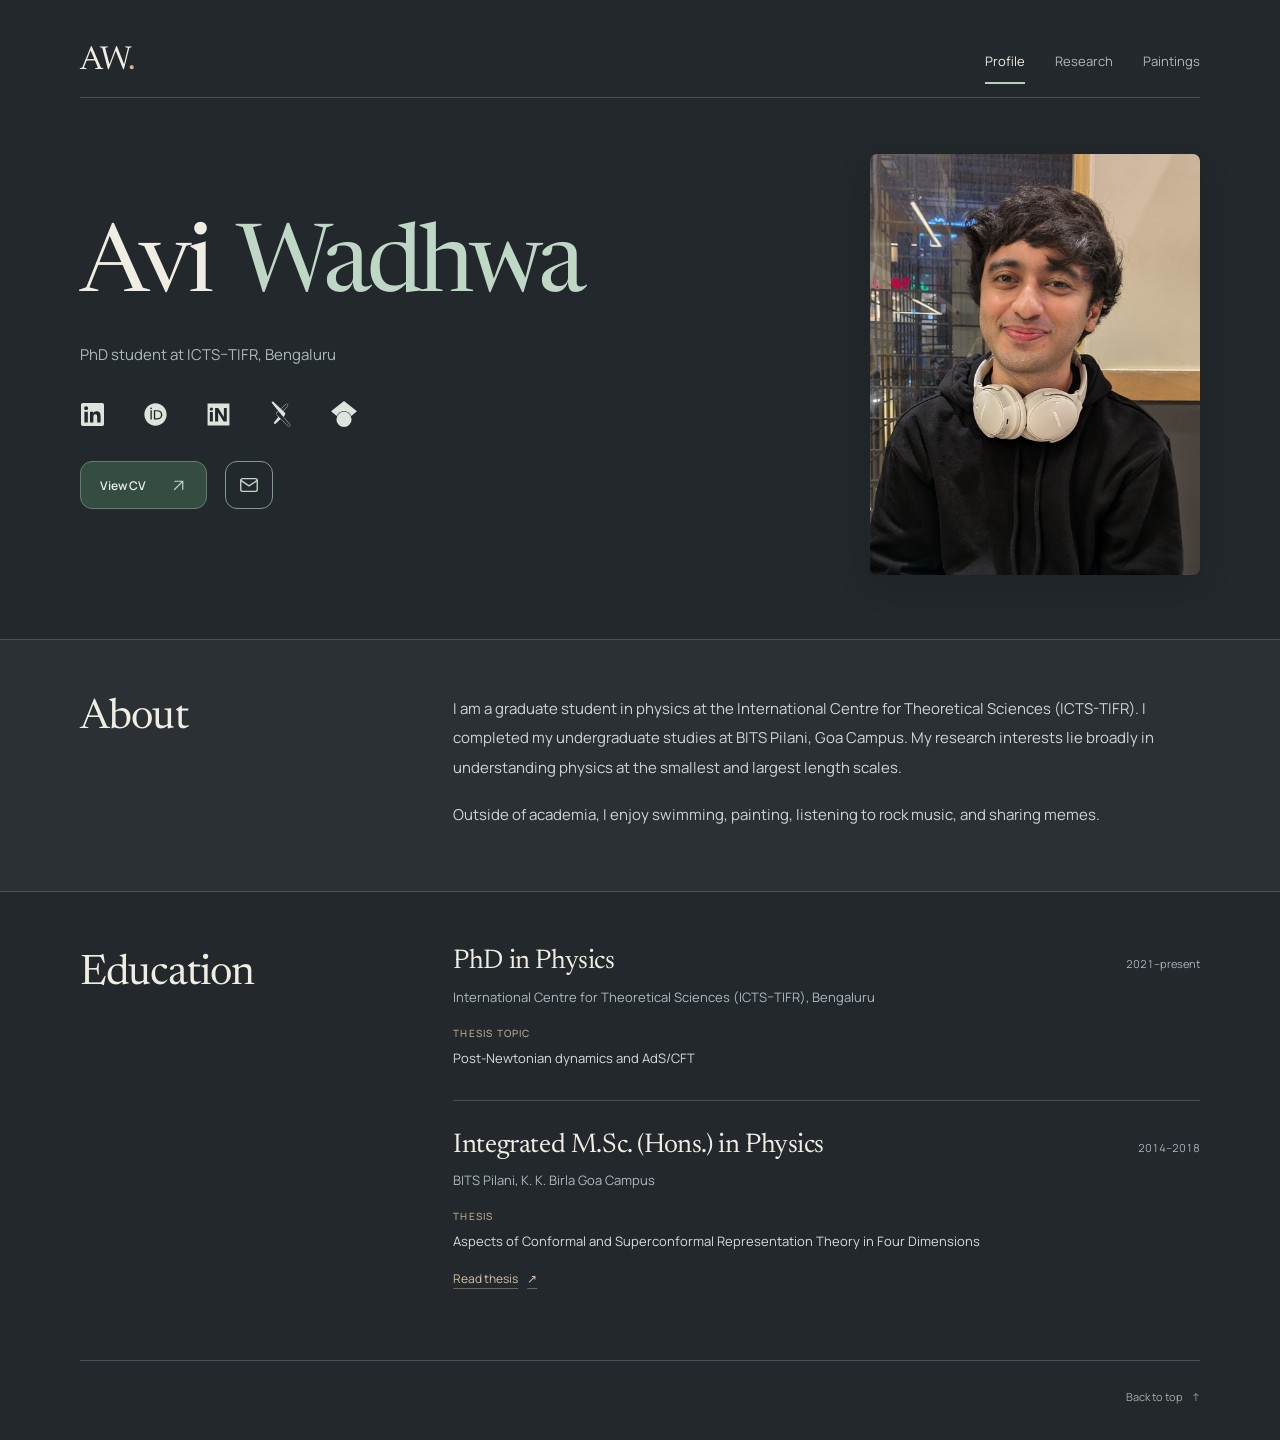
<file: index.html>
<!doctype html>
<html lang="en">
<head>
  <meta charset="utf-8">
  <meta name="viewport" content="width=device-width, initial-scale=1">
  <meta name="color-scheme" content="dark">
  <meta name="theme-color" content="#22282B">
  <title>Avi Wadhwa</title>
  <meta name="description" content="Avi Wadhwa — PhD student at ICTS–TIFR, Bengaluru. Academic profiles, research, and paintings.">
  <meta property="og:title" content="Avi Wadhwa">
  <meta property="og:description" content="Avi Wadhwa — PhD student at ICTS–TIFR, Bengaluru. Academic profiles, research, and paintings.">
  <meta property="og:type" content="website">
  <meta property="og:image" content="https://aviwadhwa.github.io/avi-wadhwa.jpg">
  <link rel="icon" href="favicon.svg" type="image/svg+xml">
  <link rel="stylesheet" href="site.css?v=smooth-gallery-14">
  <script src="navigation.js?v=smooth-gallery-14"></script>
  <script src="site.js?v=smooth-gallery-14" defer></script>
</head>
<body class="page-profile">
  <a class="skip-link" href="#main">Skip to content</a>
  <header class="site-header">
    <div class="container header-inner">
      <a data-page-transition class="wordmark" href="index.html" aria-label="Avi Wadhwa — profile"><span aria-hidden="true">AW<span class="wordmark-dot">.</span></span></a>
      <nav aria-label="Main navigation"><a data-page-transition href="index.html" aria-current="page">Profile</a><a data-page-transition href="research.html">Research</a><a data-page-transition href="paintings.html">Paintings</a></nav>
    </div>
  </header>
  <main id="main" tabindex="-1">

    <div class="profile-hero-band">
    <section class="profile-hero container" aria-labelledby="name">
      <div class="profile-intro">
        <h1 id="name">Avi <span>Wadhwa</span></h1>
        <p class="profile-role">PhD student at ICTS–TIFR, Bengaluru</p>
        <div class="profile-links" role="group" aria-label="Academic and professional profiles"><a class="brand-linkedin" title="LinkedIn" href="https://www.linkedin.com/in/avii-wadhwa" target="_blank" rel="noopener noreferrer" aria-label="LinkedIn profile (opens in a new tab)"><svg class="profile-logo" viewBox="0 0 24 24" fill="currentColor" aria-hidden="true" focusable="false"><path d="M20.447 20.452h-3.554v-5.569c0-1.328-.027-3.037-1.852-3.037-1.853 0-2.136 1.445-2.136 2.939v5.667H9.351V9h3.414v1.561h.046c.477-.9 1.637-1.85 3.37-1.85 3.601 0 4.267 2.37 4.267 5.455v6.286zM5.337 7.433c-1.144 0-2.063-.926-2.063-2.065 0-1.138.92-2.063 2.063-2.063 1.14 0 2.064.925 2.064 2.063 0 1.139-.925 2.065-2.064 2.065zm1.782 13.019H3.555V9h3.564v11.452zM22.225 0H1.771C.792 0 0 .774 0 1.729v20.542C0 23.227.792 24 1.771 24h20.451C23.2 24 24 23.227 24 22.271V1.729C24 .774 23.2 0 22.222 0h.003z"></path></svg></a>
<a class="brand-orcid" title="ORCID" href="https://orcid.org/0000-0002-6724-0872" target="_blank" rel="noopener noreferrer" aria-label="ORCID profile (opens in a new tab)"><svg class="profile-logo" viewBox="0 0 512 512" fill="currentColor" aria-hidden="true" focusable="false"><g><path d="m 336.6206,194.53756 c -7.12991,-3.32734 -13.8671,-5.55949 -20.25334,-6.61343 -6.36534,-1.09517 -16.57451,-1.61223 -30.71059,-1.61223 h -36.70409 v 152.74712 h 37.63425 c 14.6735,0 26.08126,-1.01267 34.22385,-3.01709 8.14259,-2.00442 14.92159,-4.52592 20.35674,-7.62608 5.43519,-3.07925 10.416,-6.8615 14.94192,-11.38742 14.4876,-14.71475 21.74129,-33.27334 21.74129,-55.7176 0,-22.05151 -7.44016,-40.05177 -22.34085,-53.98159 -5.49732,-5.16674 -11.82143,-9.44459 -18.88918,-12.79281 z M 255.99999,8.0000031 C 119.02153,8.0000031 8.0000034,119.04185 8.0000034,255.99998 8.0000034,392.95812 119.02153,504 255.99999,504 392.97849,504 504,392.95812 504,255.99998 504,119.04185 392.97849,8.0000031 255.99999,8.0000031 Z M 173.66372,365.51268 H 144.27546 V 160.1481 h 29.38826 z M 158.94954,138.69619 c -11.13935,0 -20.21208,-9.01056 -20.21208,-20.21208 0,-11.11841 9.05183,-20.191181 20.21208,-20.191181 11.18058,0 20.23244,9.051831 20.23244,20.191181 -0.0219,11.22184 -9.05186,20.21208 -20.23244,20.21208 z m 241.3866,163.59715 c -5.29051,12.54475 -12.83407,23.58066 -22.65053,33.08742 -9.98203,9.83734 -21.59659,17.19443 -34.84378,22.19616 -7.74983,3.01709 -14.83852,5.06335 -21.30725,6.11726 -6.4891,1.01267 -18.82759,1.50883 -37.07593,1.50883 H 219.5033 V 160.1481 h 69.23318 c 27.96195,0 50.03378,4.1541 66.31951,12.54476 16.26485,8.36977 29.18144,20.72859 38.79164,36.97254 9.61013,16.26483 14.4254,34.01757 14.4254,53.19607 0.0227,13.76426 -2.66619,26.90802 -7.93576,39.43187 z"></path></g></svg></a>
<a class="brand-inspire" title="INSPIRE" href="https://inspirehep.net/authors/2966542?ui-citation-summary=true&amp;ui-exclude-self-citations=true" target="_blank" rel="noopener noreferrer" aria-label="INSPIRE profile (opens in a new tab)"><svg class="profile-logo" viewBox="0 0 512 512" fill="currentColor" aria-hidden="true" focusable="false"><g><path d="M 32,32 V 480 H 480 V 32 Z m 77.67338,79.67785 a 34.076063,34.076063 0 0 1 34.07606,34.07606 34.076063,34.076063 0 0 1 -34.07606,34.07607 34.076063,34.076063 0 0 1 -34.07606,-34.07607 34.076063,34.076063 0 0 1 34.07606,-34.07606 z m 76.17002,9.02014 64.17254,0.16051 116.23015,187.25783 V 120.69799 h 59.13199 V 401.32438 H 360.23266 L 247.9821,215.91051 V 401.32438 H 185.8434 Z M 78.60403,203.88367 h 62.1387 v 197.44071 h -62.1387 z"></path></g></svg></a>
<a class="brand-arxiv" title="arXiv" href="https://arxiv.org/a/wadhwa_a_1.html" target="_blank" rel="noopener noreferrer" aria-label="arXiv profile (opens in a new tab)"><svg class="profile-logo" viewBox="0 0 448 512" fill="currentColor" aria-hidden="true" focusable="false"><g><g transform="matrix(1.5499998,0,0,-1.5499998,-123.19936,553.59966)"><path fill="currentColor" d="m 119.65,351.996 c -5.84961,0.13477 -11.1943,-3.29883 -13.502,-8.67578 -2.19629,-5.27051 -0.61914,-8.9668 4.19727,-15.8652 7.05469,-10.3799 78.8242,-96.5625 78.8242,-96.5625 l -15.8828,-14.8633 c -13.3809,-13.3779 -13.9561,-31.333 -1.50977,-43.7754 l 18.4922,-17.6133 -51.5977,-63.377 c -4.00586,-4.26758 -6.48535,-11.7559 -4.24805,-17.1309 2.27832,-5.53613 7.69727,-9.12891 13.6836,-9.07031 3.83398,0.0957 7.43262,1.87402 9.83789,4.86133 l 61.3691,57.0566 94.5762,-90.0703 c 3.19434,-3.08398 7.44336,-4.83984 11.8828,-4.91016 1.60449,0.0039 3.19824,0.245117 4.73242,0.714844 5.7793,1.80566 10.249,6.41797 11.8711,12.252 1.2998,5.47363 -0.27637,11.2334 -4.18164,15.2832 l -83.0859,100.011996 14.8789,13.834 c 11.0957,10.0029 11.1543,27.3906 0.12695,37.4688 l -16.2949,15.6309 56.2559,66.4434 0.0742,0.0859 0.0664,0.0899 c 5.02734,6.53125 7.43164,11.5615 4.83984,17.9395 -3.13379,5.96875 -8.69727,10.29 -15.2559,11.8516 -0.67676,0.0908 -1.35938,0.13574 -2.04297,0.13671 l -0.004,-0.0117 c -4.42871,-0.27051 -8.61035,-2.13086 -11.7754,-5.24023 l -0.13086,-0.10743 -0.12304,-0.11132 -65.207,-59.127 -89.8965,86.2402 c 0,0 -5.33398,6.47754 -10.9707,6.61133 z m 178.104,-33.041 c 0.47852,-0.002 0.95703,-0.0332 1.43164,-0.0957 4.84277,-1.33301 8.95605,-4.54004 11.4316,-8.91016 1.44922,-3.5625 1.00293,-6.45703 -4.19727,-13.2148 l -56.0586,-66.2188 -26.375,25.3027 64.9551,58.9062 c 2.33887,2.41504 5.46484,3.91113 8.8125,4.2168 v 0.0137 z M 192.436,227.402 334.446,57.244 c 2.78711,-3.48926 4.5293,-6.97949 3.3418,-10.9121 -1.16113,-4.30273 -4.43457,-7.71777 -8.68555,-9.05664 -1.08105,-0.333984 -2.20508,-0.503906 -3.33594,-0.505859 -3.20801,0.07617 -6.26953,1.35645 -8.57617,3.58789 l -142.033,135.284999 c -11.1719,11.1719 -9.48242,26.0195 1.39258,36.8945 z"></path></g></g></svg></a>
<a class="brand-scholar" title="Google Scholar" href="https://scholar.google.com/citations?hl=en&amp;user=_TTTbAEAAAAJ" target="_blank" rel="noopener noreferrer" aria-label="Google Scholar profile (opens in a new tab)"><svg class="profile-logo" viewBox="0 0 24 24" fill="currentColor" aria-hidden="true" focusable="false"><path d="M5.242 13.769L0 9.5 12 0l12 9.5-5.242 4.269C17.548 11.249 14.978 9.5 12 9.5c-2.977 0-5.548 1.748-6.758 4.269zM12 10a7 7 0 1 0 0 14 7 7 0 0 0 0-14z"></path></svg></a></div>
        <div class="profile-actions">
          <a class="cv-link" href="cv.pdf" target="_blank" rel="noopener noreferrer">View CV <svg class="arrow-icon" viewBox="0 0 20 20" fill="none" stroke="currentColor" stroke-width="1.4" aria-hidden="true"><path d="M5 15 15 5M5 5h10v10"/></svg><span class="visually-hidden"> (opens in a new tab)</span></a>
          <div class="email-slot"><details class="email-menu" id="email-menu">
            <summary title="Email"><svg viewBox="0 0 24 24" fill="none" stroke="currentColor" stroke-width="1.5" stroke-linecap="round" stroke-linejoin="round" aria-hidden="true"><rect x="3" y="5" width="18" height="14" rx="2"/><path d="m3 7 9 6 9-6"/></svg><span class="visually-hidden">Choose an email address</span></summary>
            <div class="email-options">
              <a href="mailto:avi.wadhwa@outlook.com" title="avi.wadhwa@outlook.com" aria-label="Work email: avi.wadhwa@outlook.com">Work <svg class="arrow-icon" viewBox="0 0 20 20" fill="none" stroke="currentColor" stroke-width="1.4" aria-hidden="true"><path d="M5 15 15 5M5 5h10v10"/></svg></a>
              <a href="mailto:avi.wadhwa@icts.res.in" title="avi.wadhwa@icts.res.in" aria-label="Institute email: avi.wadhwa@icts.res.in">Institute <svg class="arrow-icon" viewBox="0 0 20 20" fill="none" stroke="currentColor" stroke-width="1.4" aria-hidden="true"><path d="M5 15 15 5M5 5h10v10"/></svg></a>
            </div>
          </details></div>
        </div>
      </div>
      <figure class="portrait-frame">
        <div class="portrait-window">
        <img src="avi-wadhwa.jpg" alt="Avi Wadhwa seated in a café, with headphones around his neck." width="1536" height="2048" fetchpriority="high" decoding="async">
        </div>
      </figure>
    </section>
    </div>
    <div class="about-band">
      <section class="about-section container" id="about" aria-labelledby="about-heading">
        <div class="about-layout">
          <h2 id="about-heading" class="section-label">About</h2>
          <div class="about-text">
            <p>I am a graduate student in physics at the International Centre for Theoretical Sciences (ICTS-TIFR). I completed my undergraduate studies at BITS Pilani, Goa Campus. My research interests lie broadly in understanding physics at the smallest and largest length scales.</p>
            <p>Outside of academia, I enjoy swimming, painting, listening to rock music, and sharing memes.</p>
          </div>
        </div>
      </section>
    </div>

    <div class="education-band">
      <section class="education-section container" aria-labelledby="education-heading">
        <div class="education-layout">
          <div class="education-heading">
            <h2 id="education-heading" class="section-label">Education</h2>
          </div>
          <div class="education-records">
            <article class="education-record" aria-labelledby="phd-degree">
              <div class="education-record-heading">
                <h3 id="phd-degree">PhD in Physics</h3>
                <span class="education-dates">2021–present</span>
              </div>
              <p class="education-institution">International Centre for Theoretical Sciences (ICTS–TIFR), Bengaluru</p>
              <p class="education-thesis"><span class="education-thesis-label">Thesis topic</span><span class="education-thesis-title">Post-Newtonian dynamics and AdS/CFT</span></p>
            </article>
            <article class="education-record" aria-labelledby="masters-degree">
              <div class="education-record-heading">
                <h3 id="masters-degree">Integrated M.Sc. (Hons.) in Physics</h3>
                <span class="education-dates">2014–2018</span>
              </div>
              <p class="education-institution">BITS Pilani, K. K. Birla Goa Campus</p>
              <p class="education-thesis"><span class="education-thesis-label">Thesis</span><span class="education-thesis-title">Aspects of Conformal and Superconformal Representation Theory in Four Dimensions</span></p>
              <a class="thesis-link" href="undergraduate-thesis.pdf" target="_blank" rel="noopener noreferrer">Read thesis <span aria-hidden="true">↗</span><span class="visually-hidden"> (opens in a new tab)</span></a>
            </article>
          </div>
        </div>
      </section>
    </div>

  </main>
  <footer class="site-footer container">

    <a href="#main">Back to top <span aria-hidden="true">↑</span></a>
  </footer>

</body>
</html>
</file>
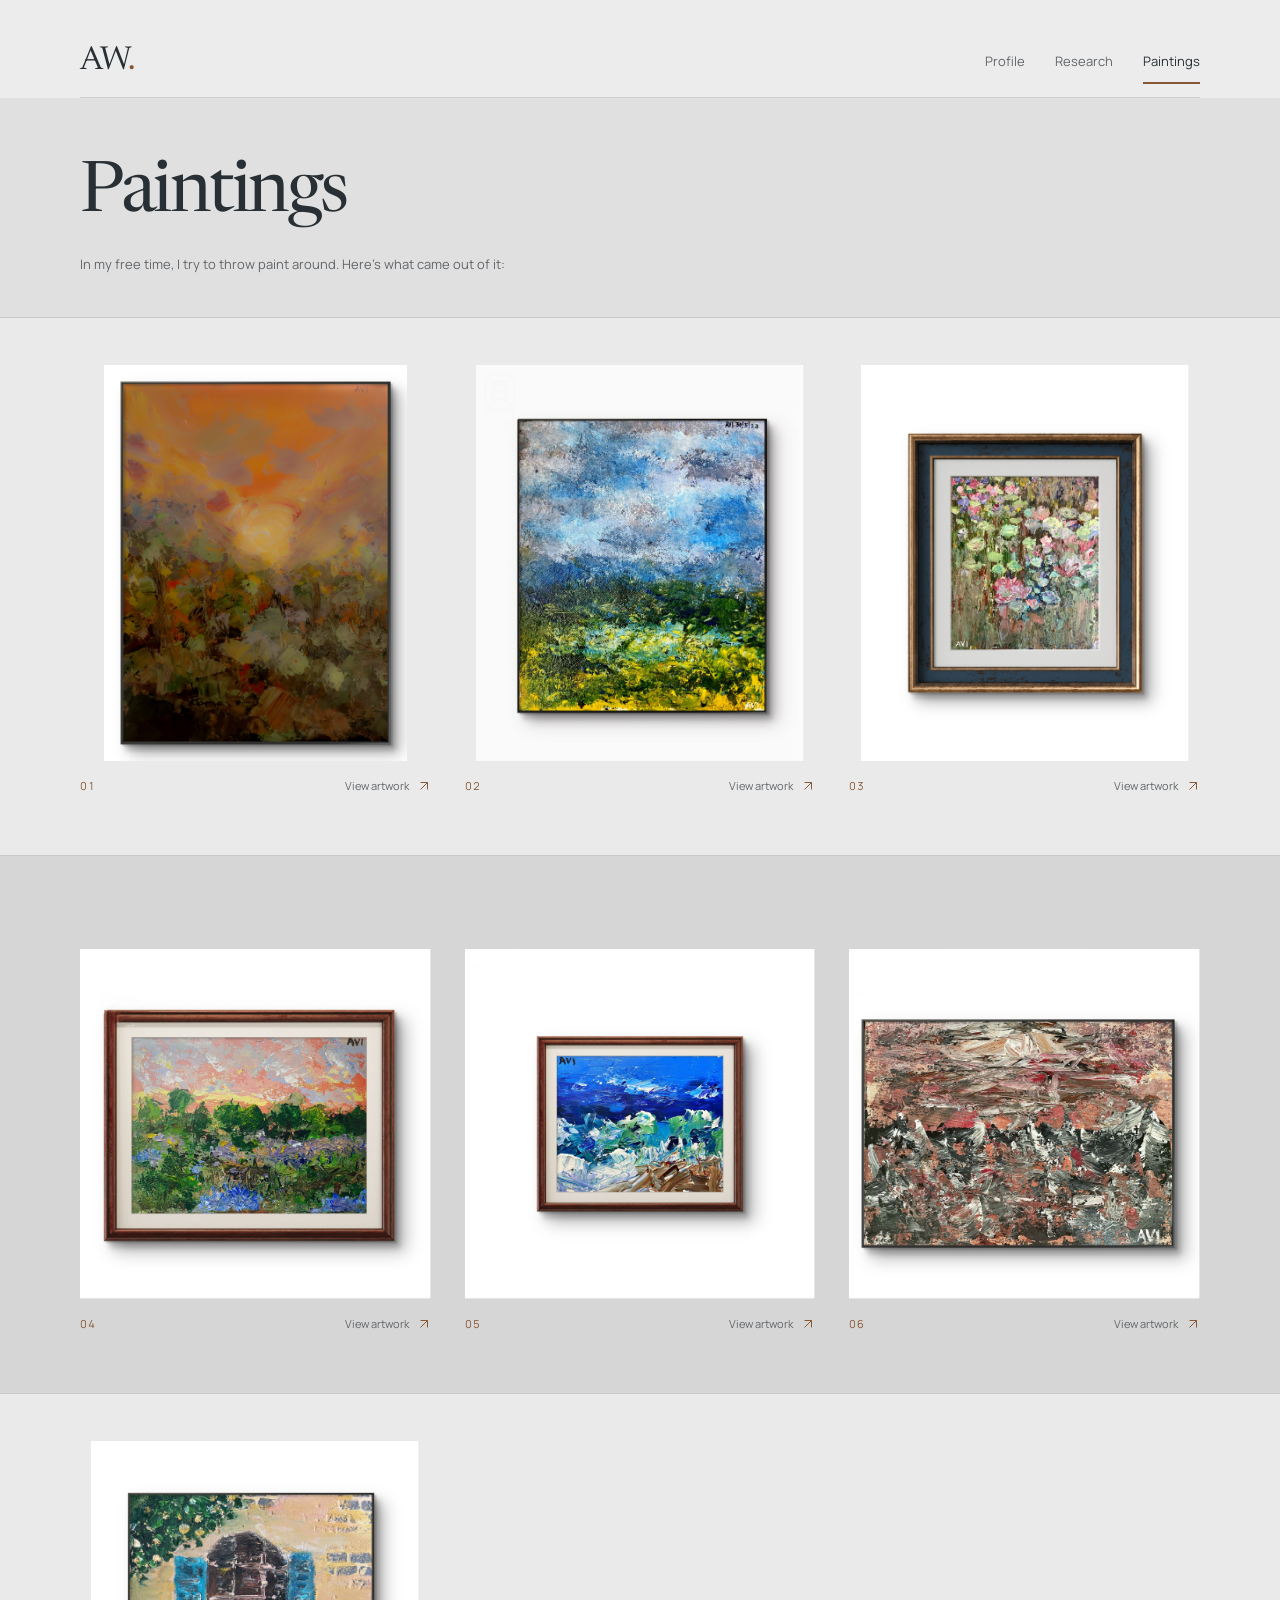
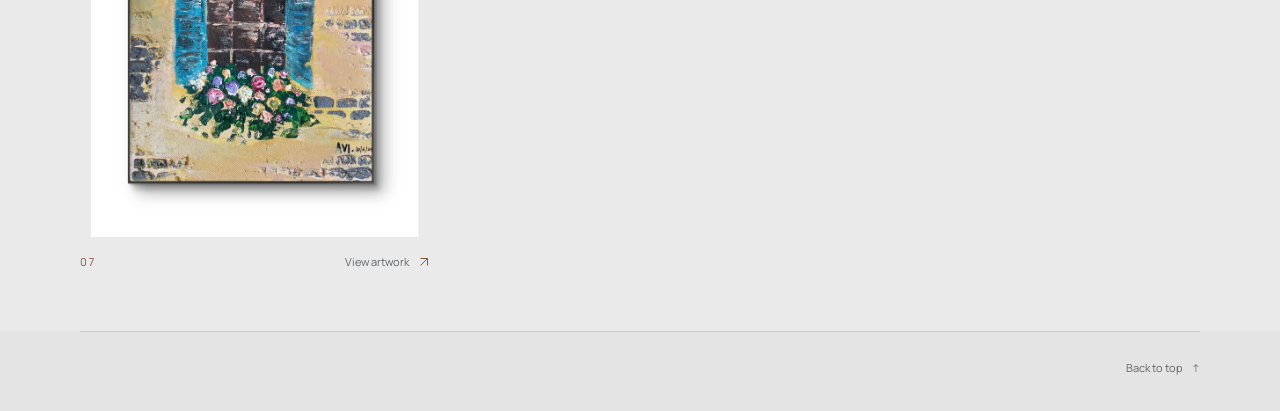
<file: paintings.html>
<!doctype html>
<html lang="en">
<head>
  <meta charset="utf-8">
  <meta name="viewport" content="width=device-width, initial-scale=1">
  <meta name="color-scheme" content="light">
  <meta name="theme-color" content="#E4E4E4">
  <title>Paintings | Avi Wadhwa</title>
  <style>
    /* Keep the entire photographic frame visible, including its shadow. */
    #painting-01 .artwork-image img { object-fit: contain; object-position: center center; }
  </style>
  <meta name="description" content="A selection of seven paintings by Avi Wadhwa.">
  <meta property="og:title" content="Paintings | Avi Wadhwa">
  <meta property="og:description" content="A selection of seven paintings by Avi Wadhwa.">
  <meta property="og:type" content="website">
  <meta property="og:image" content="https://aviwadhwa.github.io/avi-wadhwa.jpg">
  <link rel="icon" href="favicon.svg" type="image/svg+xml">
  <link rel="stylesheet" href="site.css?v=gallery-frame-20261122">
  <script src="navigation.js?v=smooth-gallery-14"></script>
  <script src="site.js?v=gallery-seven-20261123" defer></script>
</head>
<body class="page-paintings">
  <a class="skip-link" href="#main">Skip to content</a>
  <header class="site-header">
    <div class="container header-inner">
      <a data-page-transition class="wordmark" href="index.html" aria-label="Avi Wadhwa — profile"><span aria-hidden="true">AW<span class="wordmark-dot">.</span></span></a>
      <nav aria-label="Main navigation"><a data-page-transition href="index.html">Profile</a><a data-page-transition href="research.html">Research</a><a data-page-transition href="paintings.html" aria-current="page">Paintings</a></nav>
    </div>
  </header>
  <main id="main" tabindex="-1">
    <div class="gallery-heading-band">
      <div class="page-heading gallery-heading container">
      <h1 id="paintings-heading">Paintings</h1>
      <p>In my free time, I try to throw paint around. Here’s what came out of it:</p>
    </div>
    </div>
    <div class="gallery-groups" role="group" aria-labelledby="paintings-heading">
    <section class="gallery-band gallery-band--light" aria-label="Paintings 01–03">
      <div class="gallery container">
<figure class="artwork" id="painting-01">
      <a class="artwork-open" href="painting-golden-sky-framed.jpg" aria-label="View painting 01 at full size">
        <div class="artwork-image"><img src="painting-golden-sky-framed.jpg" alt="A low golden sun in an orange sky above trees painted in olive green and ochre." width="1568" height="2048" loading="eager" decoding="async"></div>
        <span class="artwork-caption"><span>01</span><span class="artwork-action" aria-hidden="true">View artwork <svg class="arrow-icon" viewBox="0 0 20 20" fill="none" stroke="currentColor" stroke-width="1.4" aria-hidden="true"><path d="M5 15 15 5M5 5h10v10"/></svg></span></span>
      </a>
    </figure>
<figure class="artwork" id="painting-02">
      <a class="artwork-open" href="painting-01.jpg" aria-label="View painting 02 at full size">
        <div class="artwork-image"><img src="painting-01.jpg" alt="A blue and white sky above a meadow of yellow flowers." width="1491" height="1800" loading="eager" decoding="async"></div>
        <span class="artwork-caption"><span>02</span><span class="artwork-action" aria-hidden="true">View artwork <svg class="arrow-icon" viewBox="0 0 20 20" fill="none" stroke="currentColor" stroke-width="1.4" aria-hidden="true"><path d="M5 15 15 5M5 5h10v10"/></svg></span></span>
      </a>
    </figure>
<figure class="artwork" id="painting-03">
      <a class="artwork-open" href="painting-08.jpg" aria-label="View painting 03 at full size">
        <div class="artwork-image"><img src="painting-08.jpg" alt="Pink and white flowers against green foliage, in a dark frame." width="1491" height="1800" loading="eager" decoding="async"></div>
        <span class="artwork-caption"><span>03</span><span class="artwork-action" aria-hidden="true">View artwork <svg class="arrow-icon" viewBox="0 0 20 20" fill="none" stroke="currentColor" stroke-width="1.4" aria-hidden="true"><path d="M5 15 15 5M5 5h10v10"/></svg></span></span>
      </a>
    </figure>
      </div>
    </section>
    <section class="gallery-band gallery-band--dark" aria-label="Paintings 04–06">
      <div class="gallery container">
<figure class="artwork" id="painting-04">
      <a class="artwork-open" href="painting-02.jpg" aria-label="View painting 04 at full size">
        <div class="artwork-image"><img src="painting-02.jpg" alt="An orange and pink sunset over green hills and a meadow, in a wooden frame." width="1800" height="1800" loading="lazy" decoding="async"></div>
        <span class="artwork-caption"><span>04</span><span class="artwork-action" aria-hidden="true">View artwork <svg class="arrow-icon" viewBox="0 0 20 20" fill="none" stroke="currentColor" stroke-width="1.4" aria-hidden="true"><path d="M5 15 15 5M5 5h10v10"/></svg></span></span>
      </a>
    </figure>
<figure class="artwork" id="painting-05">
      <a class="artwork-open" href="painting-09.jpg" aria-label="View painting 05 at full size">
        <div class="artwork-image"><img src="painting-09.jpg" alt="Blue mountains above a textured green and white foreground, in a wooden frame." width="1800" height="1800" loading="lazy" decoding="async"></div>
        <span class="artwork-caption"><span>05</span><span class="artwork-action" aria-hidden="true">View artwork <svg class="arrow-icon" viewBox="0 0 20 20" fill="none" stroke="currentColor" stroke-width="1.4" aria-hidden="true"><path d="M5 15 15 5M5 5h10v10"/></svg></span></span>
      </a>
    </figure>
<figure class="artwork" id="painting-06">
      <a class="artwork-open" href="painting-05.jpg" aria-label="View painting 06 at full size">
        <div class="artwork-image"><img src="painting-05.jpg" alt="An abstract composition of red, white, grey and black strokes." width="1800" height="1800" loading="lazy" decoding="async"></div>
        <span class="artwork-caption"><span>06</span><span class="artwork-action" aria-hidden="true">View artwork <svg class="arrow-icon" viewBox="0 0 20 20" fill="none" stroke="currentColor" stroke-width="1.4" aria-hidden="true"><path d="M5 15 15 5M5 5h10v10"/></svg></span></span>
      </a>
    </figure>
      </div>
    </section>
    <section class="gallery-band gallery-band--light" aria-label="Painting 07">
      <div class="gallery container">
<figure class="artwork" id="painting-07">
      <a class="artwork-open" href="painting-06.jpg" aria-label="View painting 07 at full size">
        <div class="artwork-image"><img src="painting-06.jpg" alt="A blue-shuttered window in a yellow wall, surrounded by flowers and leaves." width="1491" height="1800" loading="lazy" decoding="async"></div>
        <span class="artwork-caption"><span>07</span><span class="artwork-action" aria-hidden="true">View artwork <svg class="arrow-icon" viewBox="0 0 20 20" fill="none" stroke="currentColor" stroke-width="1.4" aria-hidden="true"><path d="M5 15 15 5M5 5h10v10"/></svg></span></span>
      </a>
    </figure>
</div>
    </section>
    </div>

  <dialog id="artwork-viewer" class="artwork-viewer" aria-labelledby="viewer-title">
    <div class="viewer-header"><h2 id="viewer-title">Painting</h2>
      <button id="close-viewer" class="icon-button" type="button" aria-label="Close artwork" autofocus><svg viewBox="0 0 24 24" fill="none" stroke="currentColor" stroke-width="1.4" aria-hidden="true"><path d="m6 6 12 12M18 6 6 18"/></svg></button>
    </div>
    <div class="viewer-stage"><img id="viewer-image" alt=""></div>
    <div class="viewer-footer">
      <button id="previous-artwork" type="button" aria-label="Previous painting">← <span>Previous</span></button>
      <span id="viewer-count" aria-live="polite"></span>
      <button id="next-artwork" type="button" aria-label="Next painting"><span>Next</span> →</button>
    </div>
  </dialog>
  </main>
  <footer class="site-footer container">

    <a href="#main">Back to top <span aria-hidden="true">↑</span></a>
  </footer>
</body>
</html>
</file>
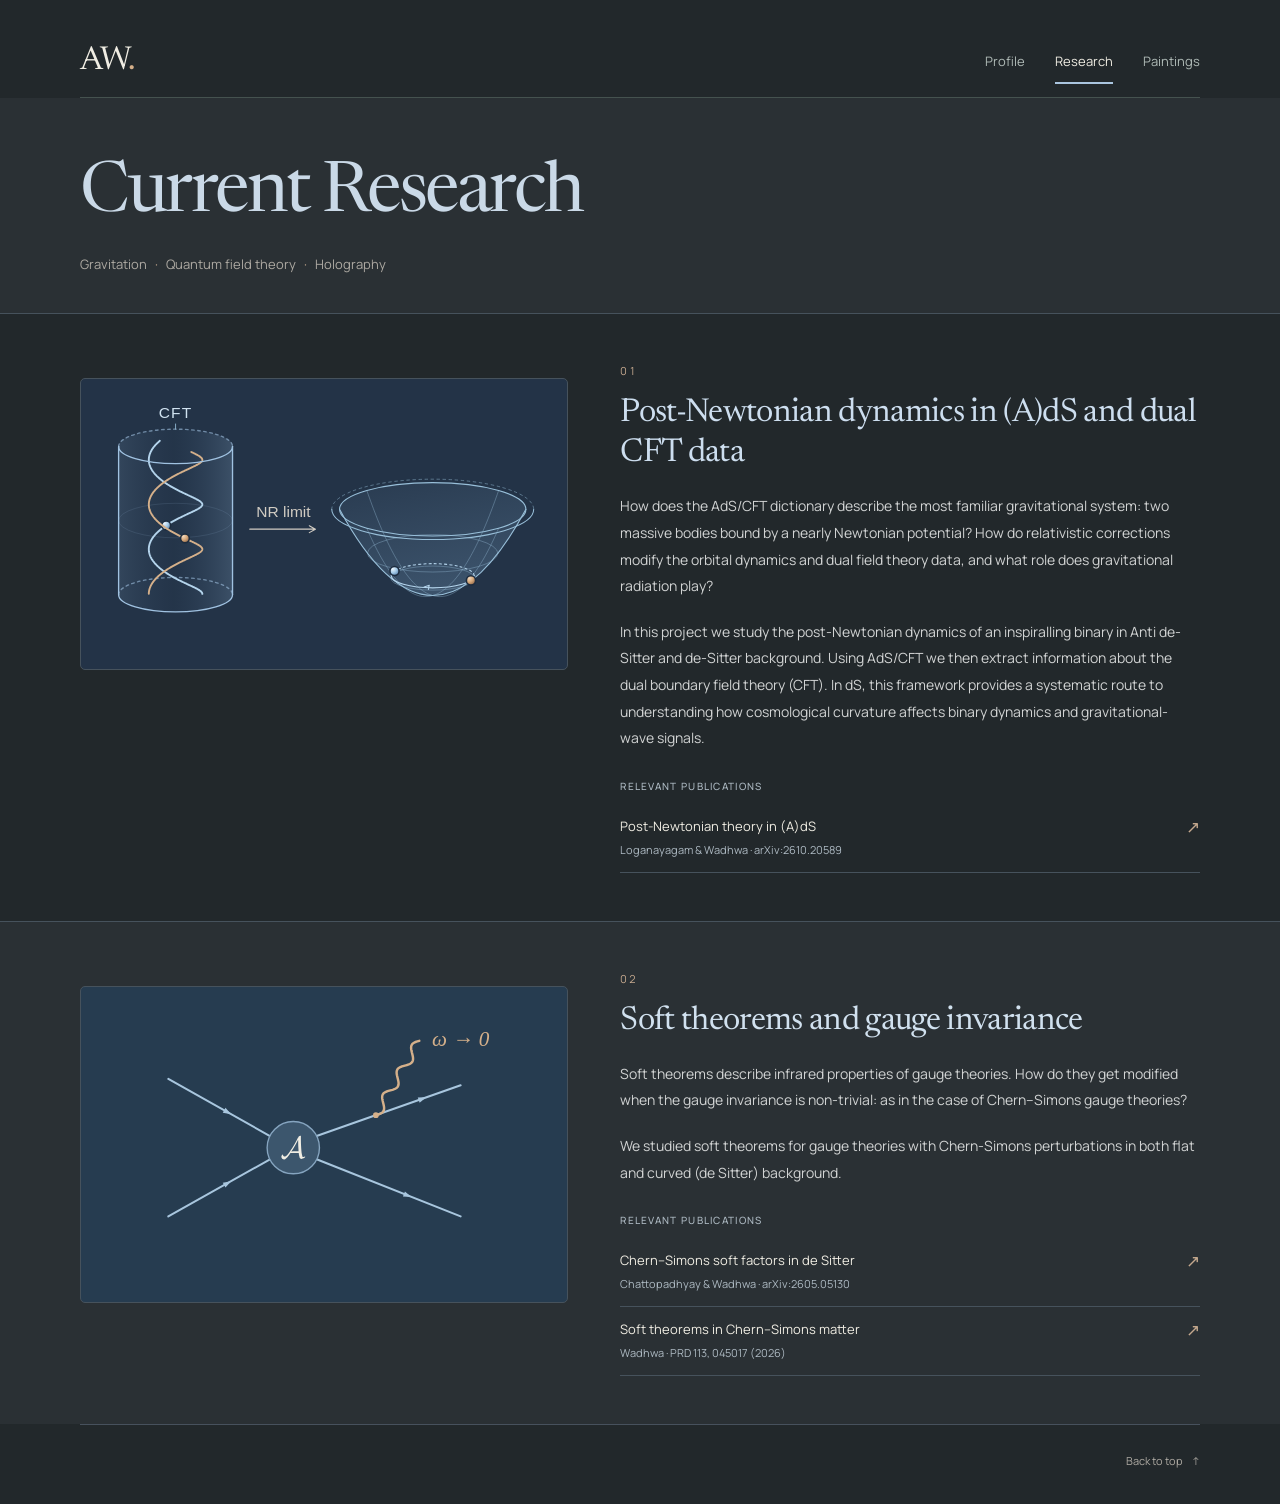
<file: research.html>
<!doctype html>
<html lang="en">
<head>
  <meta charset="utf-8">
  <meta name="viewport" content="width=device-width, initial-scale=1">
  <meta name="color-scheme" content="dark">
  <meta name="theme-color" content="#22282B">
  <title>Current Research | Avi Wadhwa</title>
  <meta name="description" content="Post-Newtonian dynamics in (A)dS, holography, soft theorems, and gauge invariance. Research by Avi Wadhwa.">
  <meta property="og:title" content="Current Research | Avi Wadhwa">
  <meta property="og:description" content="Post-Newtonian dynamics in (A)dS, holography, soft theorems, and gauge invariance. Research by Avi Wadhwa.">
  <meta property="og:type" content="website">
  <meta property="og:image" content="https://aviwadhwa.github.io/avi-wadhwa.jpg">
  <link rel="icon" href="favicon.svg" type="image/svg+xml">
  <link rel="stylesheet" href="site.css?v=smooth-gallery-14">
  <script src="navigation.js?v=smooth-gallery-14"></script>
  <script src="site.js?v=smooth-gallery-14" defer></script>
</head>
<body class="page-research">
  <a class="skip-link" href="#main">Skip to content</a>
  <header class="site-header">
    <div class="container header-inner">
      <a data-page-transition class="wordmark" href="index.html" aria-label="Avi Wadhwa — profile"><span aria-hidden="true">AW<span class="wordmark-dot">.</span></span></a>
      <nav aria-label="Main navigation"><a data-page-transition href="index.html">Profile</a><a data-page-transition href="research.html" aria-current="page">Research</a><a data-page-transition href="paintings.html">Paintings</a></nav>
    </div>
  </header>
  <main id="main" tabindex="-1">
<div class="research-heading-band"><div class="page-heading container">
      <h1>Current Research</h1>
      <p>Gravitation <span aria-hidden="true">·</span> Quantum field theory <span aria-hidden="true">·</span> Holography</p>
    </div></div>
    <div class="research-list"><article class="research-project project-ads" aria-labelledby="topic-1">
      <div class="research-item container">
      <figure class="research-figure"><img src="ads-binary.svg?v=charcoal-crossfade-7" alt="An AdS binary, its CFT boundary, and the NR limit leading to a harmonic well." width="540" height="290" decoding="async"></figure>
      <div class="research-copy"><span class="research-number" aria-hidden="true">01</span>
        <h2 id="topic-1">Post-Newtonian dynamics in (A)dS and dual CFT data</h2>
        <p>How does the AdS/CFT dictionary describe the most familiar gravitational system: two massive bodies bound by a nearly Newtonian potential? How do relativistic corrections modify the orbital dynamics and dual field theory data, and what role does gravitational radiation play?</p>
        <p>In this project we study the post-Newtonian dynamics of an inspiralling binary in Anti de-Sitter and de-Sitter background. Using AdS/CFT we then extract information about the dual boundary field theory (CFT). In dS, this framework provides a systematic route to understanding how cosmological curvature affects binary dynamics and gravitational-wave signals.</p>
        <h3 class="publication-label" id="pn-publications">Relevant publications</h3>
          <ul class="publications" role="list" aria-labelledby="pn-publications">
            <li>
              <a class="publication-link" href="https://arxiv.org/abs/2610.20589" target="_blank" rel="noopener noreferrer" title="Post-Newtonian theory in de Sitter and anti-de Sitter spacetimes">
                <span class="publication-title">Post-Newtonian theory in (A)dS</span>
                <span class="publication-arrow" aria-hidden="true">↗</span>
                <span class="publication-meta">Loganayagam &amp; Wadhwa · <span class="publication-ref">arXiv:2610.20589</span></span>
                <span class="visually-hidden">(opens in a new tab)</span>
              </a>
            </li>
          </ul>
      </div>
    </div>
    </article>
<article class="research-project project-soft" aria-labelledby="topic-2">
      <div class="research-item container">
      <figure class="research-figure"><img src="soft-limit.svg?v=charcoal-crossfade-7" alt="A scattering amplitude with soft gauge-boson emission, with frequency tending to zero." width="440" height="260" decoding="async"></figure>
      <div class="research-copy"><span class="research-number" aria-hidden="true">02</span>
        <h2 id="topic-2">Soft theorems and gauge invariance</h2>
        <p>Soft theorems describe infrared properties of gauge theories. How do they get modified when the gauge invariance is non-trivial: as in the case of Chern–Simons gauge theories?</p>
        <p>We studied soft theorems for gauge theories with Chern-Simons perturbations in both flat and curved (de Sitter) background.</p>
        <h3 class="publication-label" id="soft-publications">Relevant publications</h3>
          <ul class="publications" role="list" aria-labelledby="soft-publications">
            <li>
              <a class="publication-link" href="https://arxiv.org/abs/2605.05130" target="_blank" rel="noopener noreferrer" title="Subleading Chern-Simons soft factors in perturbative de Sitter">
                <span class="publication-title">Chern–Simons soft factors in de Sitter</span>
                <span class="publication-arrow" aria-hidden="true">↗</span>
                <span class="publication-meta">Chattopadhyay &amp; Wadhwa · <span class="publication-ref">arXiv:2605.05130</span></span>
                <span class="visually-hidden">(opens in a new tab)</span>
              </a>
            </li>
            <li>
              <a class="publication-link" href="https://arxiv.org/abs/2509.02542" target="_blank" rel="noopener noreferrer" title="Soft Theorems in Chern-Simons Matter Theories">
                <span class="publication-title">Soft theorems in Chern–Simons matter</span>
                <span class="publication-arrow" aria-hidden="true">↗</span>
                <span class="publication-meta">Wadhwa · <span class="publication-ref">PRD 113, 045017 (2026)</span></span>
                <span class="visually-hidden">(opens in a new tab)</span>
              </a>
            </li>
          </ul>
      </div>
    </div>
    </article></div>
  </main>
  <footer class="site-footer container">

    <a href="#main">Back to top <span aria-hidden="true">↑</span></a>
  </footer>

</body>
</html>
</file>
<file: site.css>
@font-face {
  font-family: Manrope;
  src: url('manrope.woff2') format('woff2');
  font-style: normal;
  font-weight: 400 600;
  font-display: swap;
}
@font-face {
  font-family: Newsreader;
  src: url('newsreader.woff2') format('woff2');
  font-style: normal;
  font-weight: 400 500;
  font-display: swap;
}

:root {
  color-scheme: dark;
  --bg: #22282B;
  --surface: #292D30;
  --deep: #1E2326;
  --text: #D1CCC3;
  --heading: #F0EDE3;
  --muted: #ADA9A2;
  --sage: #9BB6A6;
  --accent: #D5B08A;
  --accent-hover: #EED4BA;
  --slate: #A8BBC9;
  --line: #444849;
  --serif: Newsreader, Georgia, 'Times New Roman', serif;
  --sans: Manrope, -apple-system, BlinkMacSystemFont, 'Segoe UI', Arial, sans-serif;
}
* { box-sizing: border-box; }
html { background: var(--bg); scroll-behavior: smooth; scroll-padding-top: 28px; }
body { margin: 0; min-height: 100vh; background: var(--bg); color: var(--text); font: 15px/1.8 var(--sans); -webkit-font-smoothing: antialiased; }
::selection { background: var(--selection-bg, #B7D0BD); color: var(--selection-text, #21322B); }
a { color: var(--accent); text-decoration: none; text-underline-offset: 5px; }
a:hover { color: var(--accent-hover); }
a:focus-visible, button:focus-visible, summary:focus-visible { outline: 2px solid var(--accent); outline-offset: 5px; }
button, summary, a { -webkit-tap-highlight-color: transparent; }
button { font: inherit; }
button, summary { touch-action: manipulation; }
img, svg { max-width: 100%; }
img { display: block; }
h1, h2, h3, p, figure, dl, dd { margin: 0; }
h1, h2 { color: var(--heading); font-family: var(--serif); font-weight: 400; }
ul { padding: 0; margin: 0; }
.container { width: min(1120px, calc(100% - 96px)); margin-inline: auto; }
.visually-hidden { position: absolute; width: 1px; height: 1px; margin: -1px; overflow: hidden; clip: rect(0,0,0,0); white-space: nowrap; }
.skip-link { position: fixed; left: 16px; top: -100px; z-index: 100; padding: 10px 20px; background: var(--heading); color: #22282B; border-radius: 4px; }
.skip-link:focus { top: 12px; color: #22282B; }

/* Subtle graphite bands match the Research page; colour lives in accents, not section fills. */
.page-profile {
  --bg: #22282B;
  --text: #D1D3D3;
  --accent: #C4A88E;
  --accent-hover: #E1CBB6;
  --line: #47515A;
}
.profile-hero-band {
  --muted: #ADB9B9;
  background: #22282B;
  border-bottom: 1px solid #46505A;
}
.about-band {
  --text: #D1D3D3;
  --heading: #F0EDE3;
  --muted: #ADB9C2;
  --accent: #C4A88E;
  --accent-hover: #E1CBB6;
  --line: #47515A;
  background: #2A3034;
  color: var(--text);
}
.page-research {
  --bg: #22282B;
  --accent: #C4A88E;
  --accent-hover: #E1CBB6;
  --line: #47515D;
}
.page-research .page-heading h1 { color: #CAD9E7; }
.research-project { border-top: 1px solid var(--line); background: var(--project-bg); color: var(--text); }
.project-ads {
  --project-bg: #22282B;
  --project-heading: #CDDEEF;
  --deep: #233347;
  --text: #D1D3D3;
  --muted: #ADB9C2;
  --accent: #C4A88E;
  --accent-hover: #E1CBB6;
  --line: #46525C;
}
.project-soft {
  --project-bg: #2A3034;
  --project-heading: #D1E1EF;
  --deep: #263C50;
  --text: #D1D3D3;
  --muted: #ADB9C2;
  --accent: #C4A88E;
  --accent-hover: #E1CBB6;
  --line: #46525C;
}
.page-paintings {
  color-scheme: light;
  --bg: #E4E4E4;
  --heading: #2C3033;
  --deep: #DEDEDE;
  --text: #424649;
  --accent: #875733;
  --accent-hover: #603E25;
  --muted: #62666A;
  --line: #CACACA;
  --selection-bg: #464646;
  --selection-text: #FFFFFF;
}
.page-paintings .page-heading h1 { color: var(--heading); }
html:has(.page-paintings) { color-scheme: light; background: #E4E4E4; }
nav a[href="index.html"] { --nav-accent: #B7D0BD; }
nav a[href="research.html"] { --nav-accent: #AAC5DF; }
nav a[href="paintings.html"] { --nav-accent: #D5B08A; }
nav a::after { background: var(--nav-accent); }
nav a:hover { color: var(--nav-accent); }

/* The gallery carries charcoal in its type and copper in its fine details. */
.page-paintings .site-header {
  color-scheme: light;
  --heading: #283035;
  --muted: #62666A;
  --accent: #875733;
  --accent-hover: #603E25;
  --line: #CDCDCD;
  --selection-bg: #A5A5A5;
  --selection-text: #242424;
  background: #ECECEC;
}
.page-paintings .site-header nav a[href="index.html"] { --nav-accent: #676B6E; }
.page-paintings .site-header nav a[href="research.html"] { --nav-accent: #345775; }
.page-paintings .site-header nav a[href="paintings.html"] { --nav-accent: #875733; }
.page-paintings .page-heading h1 { color: #283035; }

/* Navigation uses position and an underline, without a coloured container. */
.site-header {
  color-scheme: dark;
  --heading: #F0EDE3;
  --muted: #AFBAB6;
  --accent: #D5B08A;
  --accent-hover: #EED4BA;
  --line: #45524F;
  --selection-bg: #B7D0BD;
  --selection-text: #21322B;
  background: #22282B;
  padding-top: 26px;
}
.header-inner { display: flex; justify-content: space-between; align-items: center; min-height: 72px; border-bottom: 1px solid var(--line); }
.wordmark { font: 33px/1 var(--serif); letter-spacing: -1.5px; padding: 12px 0; color: var(--heading); }
.wordmark-dot { color: var(--accent); }
nav { display: flex; align-items: center; gap: 30px; }
nav a { color: var(--muted); position: relative; display: flex; align-items: center; justify-content: center; min-height: 48px; padding: 12px 0; font-size: 13px; transition: color 180ms; }
nav a::after { content: ''; position: absolute; left: 0; right: 0; bottom: 2px; height: 2px; background: var(--nav-accent); transform: scaleX(0); transform-origin: left; transition: transform 180ms ease; }
nav a:hover, nav a[aria-current] { color: var(--heading); }
nav a:hover::after { transform: scaleX(.35); }
nav a[aria-current]::after { transform: scaleX(1); }
main { outline: none; }

/* Profile: generous space and a close, rectangular photographic portrait. */
.profile-hero { display: grid; grid-template-columns: minmax(0,1.5fr) minmax(280px,.9fr); gap: 76px; align-items: center; padding-block: 56px 64px; }
.profile-intro { padding-block: 15px; }
.profile-intro h1 { font-size: clamp(66px,7.4vw,94px); letter-spacing: -.035em; line-height: 1.07; }
.profile-intro h1 span { margin-left: .08em; color: #BED8C5; }
.profile-role { color: var(--muted); margin-top: 22px; font-size: 15px; line-height: 1.7; }
.profile-links { display: flex; align-items: center; flex-wrap: wrap; gap: 17px; margin-top: 24px; margin-left: -11px; }
.profile-links a { display: inline-flex; align-items: center; justify-content: center; width: 46px; height: 46px; border-radius: 4px; color: #DCE4DC; transition: color 180ms, background 180ms; }
.profile-links a:hover { color: var(--accent); background: #B7D0BD12; }
.profile-logo { width: 23px; height: 23px; flex: none; }
.brand-inspire .profile-logo { width: 25px; height: 25px; }
.brand-arxiv .profile-logo { width: 24px; height: 26px; }
.brand-scholar .profile-logo { width: 26px; height: 26px; }
.profile-actions { display: flex; align-items: center; gap: 18px; flex-wrap: wrap; margin-top: 24px; min-height: 48px; }
.cv-link { display: inline-flex; align-items: center; justify-content: center; gap: 24px; min-height: 48px; padding: 10px 19px; background: #344D40; color: #EBEFE7; border-radius: 12px; border: 1px solid #637D6C; font-size: 12px; font-weight: 600; white-space: nowrap; transition: background 180ms, border-color 180ms; }
.cv-link:hover { background: #405F4F; border-color: #90AD99; color: #F0F3EB; }
.cv-link .arrow-icon { color: #BFD5C5; }
.arrow-icon { width: 17px; height: 17px; flex: none; }
.email-slot { width: 235px; height: 48px; flex: none; }
.email-menu { position: relative; height: 48px; width: 48px; border: 1px solid #7F998D; border-radius: 12px; background: transparent; transition: width 180ms ease, border-color 180ms; }
.email-menu[open] { width: 235px; border-color: var(--accent); }
.email-menu summary { cursor: pointer; display: grid; place-items: center; width: 46px; height: 46px; color: #BED8C5; list-style: none; border-radius: 11px; }
.email-menu summary::-webkit-details-marker { display: none; }
.email-menu summary::marker { display: none; content: ''; }
.email-menu summary svg { width: 22px; height: 22px; }
.email-options { position: absolute; top: 0; left: 46px; display: flex; align-items: center; height: 46px; }
.email-menu[open] .email-options { animation: email-reveal 160ms ease both; }
.email-options a { color: var(--heading); font-size: 12px; min-height: 44px; display: flex; align-items: center; gap: 5px; padding: 8px 12px; white-space: nowrap; }
.email-options a:hover { color: var(--accent); text-decoration: underline; }
.email-options .arrow-icon { width: 13px; height: 13px; color: var(--accent); }
@keyframes email-reveal { from { opacity: 0; transform: translateX(-4px); } to { opacity: 1; transform: none; } }
.portrait-frame { justify-self: end; width: 100%; max-width: 330px; }
.portrait-window { overflow: hidden; aspect-ratio: 4 / 5.1; border-radius: 7px; background: var(--surface); box-shadow: 0 10px 32px #11161933; }
.portrait-frame img { width: 100%; height: 100%; object-fit: cover; object-position: 51% 35%; transform: scale(1.52); transform-origin: 51% 33%; }
/* Profile mirrors Research's quietly alternating graphite surfaces. */
.about-section { padding-block: 54px 62px; }
.section-label { font: 400 42px/1.16 var(--serif); color: var(--heading); letter-spacing: -.02em; }
.about-layout { display: grid; grid-template-columns: minmax(200px,.55fr) minmax(0,1.45fr); gap: 90px; align-items: start; }
.about-text { max-width: 720px; font-size: 15px; line-height: 1.96; }
.about-text p+p { margin-top: 18px; }

/* The PhD and undergraduate degrees share a single full-width education band. */
.education-band { --text: #D1D3D3; --heading: #F0EDE3; --muted: #ADB9C2; color: var(--text); background: #22282B; border-top: 1px solid #47515A; }
.education-section { padding-block: 54px 66px; }
.education-layout { display: grid; grid-template-columns: minmax(200px,.55fr) minmax(0,1.45fr); gap: 90px; align-items: start; }
.education-heading { padding-top: 4px; }
.education-record { padding-block: 0 29px; }
.education-record + .education-record { padding-block: 29px 0; border-top: 1px solid #485059; }
.education-record-heading { display: flex; align-items: baseline; flex-wrap: wrap; justify-content: space-between; gap: 8px 20px; }
.education-record h3 { color: var(--heading); font: 400 27px/1.22 var(--serif); letter-spacing: -.015em; }
.education-dates { color: #A9B4BD; font-size: 11px; font-variant-numeric: tabular-nums; white-space: nowrap; }
.education-institution { color: var(--muted); font-size: 13px; line-height: 1.75; margin-top: 7px; }
.education-thesis { margin-top: 16px; line-height: 1.7; }
.education-thesis-label { display: block; color: #BCA88F; font: 500 10px/1.6 var(--sans); letter-spacing: .12em; text-transform: uppercase; margin-bottom: 4px; }
.education-thesis-title { color: #D9DCDD; font-size: 13px; line-height: 1.75; }
.thesis-link { display: inline-flex; align-items: center; gap: 9px; width: fit-content; padding-block: 5px; margin-top: 9px; color: #D9C0A2; font-size: 12px; text-decoration: underline; text-decoration-color: #C4A88E77; text-decoration-thickness: 1px; }
.thesis-link:hover { color: #F0D7B9; text-decoration-color: currentColor; }

/* Each project has its own muted palette, carried through its diagram and links. */
.page-heading { padding-block: 57px 37px; }
.page-heading h1 { font-size: clamp(48px,5.5vw,70px); line-height: 1.15; letter-spacing: -.035em; }
.page-heading p { margin-top: 17px; color: var(--muted); font-size: 13px; }
.page-heading p span { color: var(--accent); margin-inline: 5px; }
.research-list { padding-bottom: 0; }
.research-item { display: grid; grid-template-columns: minmax(0,.96fr) minmax(0,1.14fr); gap: 52px; padding-block: 42px 48px; }
.research-figure { align-self: start; display: flex; align-items: center; min-height: 292px; border: 1px solid var(--line); border-radius: 5px; background: var(--deep); margin-top: 22px; padding: 20px 10px; }
.research-figure img { width: 100%; height: auto; }
.research-number { color: var(--accent); font-size: 11px; letter-spacing: .12em; font-variant-numeric: tabular-nums; }
.research-copy h2 { color: var(--project-heading); font-size: 33px; line-height: 1.22; letter-spacing: -.02em; margin-top: 11px; }
.research-copy>p { margin-top: 19px; font-size: 14px; line-height: 1.9; }
.publication-label { font: 500 10px/1.6 var(--sans); text-transform: uppercase; letter-spacing: .13em; color: var(--muted); margin-top: 26px; margin-bottom: 10px; }
.publications { list-style: none; }
.publication-link { display: grid; grid-template-columns: 1fr auto; gap: 2px 16px; padding: 12px 0; border-bottom: 1px solid var(--line); transition: border-color 180ms; }
.publication-link:hover { border-color: var(--accent); }
.publication-title { font-size: 13px; line-height: 1.65; color: var(--heading); }
.publication-link:hover .publication-title { color: var(--accent); }
.publication-arrow { font-size: 17px; line-height: 1.3; color: var(--accent); }
.publication-meta { grid-column: 1 / -1; font-size: 11px; color: var(--muted); line-height: 1.8; }
.publication-ref { white-space: nowrap; }

/* Neutral, achromatic grey bands: paintings remain the only sources of colour. */
.gallery-heading-band { background: #E0E0E0; }
.page-paintings .gallery-heading { padding-block: 57px 41px; margin-bottom: 0; border-bottom: 0; }
.gallery-band { border-top: 1px solid #C9C9C9; }
.gallery-band--light { background: #EAEAEA; }
.gallery-band--dark { background: #D6D6D6; }
.gallery { display: grid; grid-template-columns: repeat(3,minmax(0,1fr)); gap: 42px 34px; padding-block: 47px 59px; }
.page-paintings .site-footer { justify-content: flex-end; }
.artwork { min-width: 0; }
.artwork-open { display: block; }
.artwork-image { aspect-ratio: 1 / 1.13; display: flex; align-items: flex-end; justify-content: center; }
.artwork-image img { width: 100%; height: 100%; object-fit: contain; object-position: center bottom; transition: transform 220ms ease; }
.artwork-open:hover img { transform: translateY(-3px); }
.artwork-caption { display: flex; justify-content: space-between; align-items: center; gap: 8px; padding-top: 15px; color: var(--muted); font-size: 11px; font-variant-numeric: tabular-nums; }
.artwork-caption>span:first-child { color: var(--accent); letter-spacing: .08em; }
.artwork-action { display: inline-flex; align-items: center; gap: 8px; }
.artwork-action .arrow-icon { width: 14px; height: 14px; color: var(--accent); }
.artwork-open:hover .artwork-action { color: var(--heading); }
.artwork-viewer { padding: 0; width: min(1050px,calc(100% - 48px)); max-width: none; height: min(960px,calc(100dvh - 48px)); max-height: calc(100dvh - 48px); border: 1px solid var(--line); border-radius: 5px; color: var(--text); background: var(--bg); box-shadow: 0 25px 90px #00000066; }
.artwork-viewer[open] { display: flex; flex-direction: column; animation: viewer-enter 180ms ease; }
.artwork-viewer::backdrop { background: #1C1C1CE6; backdrop-filter: blur(5px); }
.viewer-header { display: flex; justify-content: space-between; align-items: center; padding: 10px 16px 10px 24px; border-bottom: 1px solid var(--line); flex: none; }
.viewer-header h2 { font: 14px/1.5 var(--sans); color: var(--heading); }
.icon-button { display: grid; place-items: center; border: 0; background: transparent; color: var(--heading); width: 44px; height: 44px; border-radius: 3px; cursor: pointer; }
.icon-button:hover { background: #0000000D; color: var(--accent); }
.icon-button svg { width: 22px; height: 22px; }
.viewer-stage { min-height: 0; flex: 1; padding: 20px; display: flex; align-items: center; justify-content: center; }
.viewer-stage img { max-height: 100%; max-width: 100%; width: auto; height: auto; object-fit: contain; }
.viewer-footer { display: flex; align-items: center; justify-content: space-between; gap: 12px; padding: 8px 24px; border-top: 1px solid var(--line); flex: none; font-size: 12px; }
.viewer-footer button { padding: 10px 0; min-width: 90px; min-height: 44px; background: none; border: 0; color: var(--heading); cursor: pointer; text-align: left; }
.viewer-footer button:hover { color: var(--accent); }
.viewer-footer button:last-child { text-align: right; }
#viewer-count { color: var(--muted); font-variant-numeric: tabular-nums; }
html:has(dialog[open]) { overflow: hidden; }
@keyframes viewer-enter { from { opacity: 0; transform: translateY(5px); } to { opacity: 1; transform: none; } }
.site-footer { display: flex; justify-content: flex-end; align-items: center; gap: 20px; border-top: 1px solid var(--line); padding-block: 14px 21px; color: var(--muted); font-size: 11px; }
.site-footer a { display: inline-flex; align-items: center; gap: 9px; min-height: 44px; color: var(--muted); }
.site-footer a:hover { color: var(--accent); }

/* Alternating full-width bands on all three pages. */
.research-heading-band { background: #2A3034; }


/* True overlapping crossfade on in-page navigation. The persistent header
   stays steady, while the old/new page snapshots blend on the same timeline. */
.site-header { view-transition-name: site-header; }
::view-transition-group(root) { animation-duration: 460ms; }
::view-transition-old(root) {
  animation: aw-page-out 420ms cubic-bezier(.4,0,.2,1) both;
}
::view-transition-new(root) {
  animation: aw-page-in 460ms cubic-bezier(.2,.6,.2,1) both;
}
::view-transition-old(site-header), ::view-transition-new(site-header) {
  animation-duration: 320ms;
  animation-timing-function: ease-in-out;
}
@keyframes aw-page-out { from { opacity: 1; } to { opacity: 0; } }
@keyframes aw-page-in {
  from { opacity: 0; transform: translateY(5px); }
  to { opacity: 1; transform: none; }
}

/* Only used for file:// previews or network-failure fallbacks. Fade the
   content rather than animating a solid-colour screen over the entire site. */
html.navigation-leaving body {
  animation: aw-fallback-out 260ms ease-in both;
  pointer-events: none;
}
html.navigation-arriving body { opacity: 0; animation: aw-fallback-in 390ms ease-out both; }
@keyframes aw-fallback-out { to { opacity: 0; } }
@keyframes aw-fallback-in { from { opacity: 0; } to { opacity: 1; } }
@media (max-width: 1100px) {
  .container { width: calc(100% - 72px); }
  .profile-hero { gap: 48px; grid-template-columns: minmax(0,1.25fr) minmax(250px,.9fr); }
  .about-layout, .education-layout { gap: 56px; }
  .profile-intro h1 { font-size: 76px; }
  .research-item { gap: 36px; }
  .research-copy h2 { color: var(--project-heading); font-size: 30px; }
  .research-figure { min-height: 250px; }
  .gallery { gap: 36px 27px; }
}
@media (max-width: 800px) {
  .container { width: calc(100% - 52px); }
  .profile-hero { grid-template-columns: minmax(0,1fr) 265px; gap: 34px; }
  .profile-intro h1 { font-size: 63px; }
  .profile-role { font-size: 13px; }
  .profile-links { gap: 10px; }
  .profile-actions { gap: 15px; }
  .about-layout, .education-layout { grid-template-columns: minmax(160px,.55fr) minmax(0,1.45fr); gap: 32px; }
  .about-text { font-size: 14px; }
  .research-item { grid-template-columns: 1fr; gap: 26px; }
  .research-figure { margin-top: 0; width: 100%; max-width: 600px; min-height: 0; padding: 20px; }
  .research-copy h2 { color: var(--project-heading); font-size: 34px; max-width: 600px; }
  .gallery { grid-template-columns: repeat(2,minmax(0,1fr)); }
}
@media (max-width: 620px) {
  .page-paintings .gallery-heading { padding-block: 34px 31px; }
  .container { width: calc(100% - 44px); }
  .site-header { padding-top: 14px; }
  .header-inner { min-height: 64px; }
  .wordmark { font-size: 29px; }
  nav { gap: 20px; }
  nav a { font-size: 12px; }
  .profile-hero { grid-template-columns: 1fr; gap: 34px; padding-block: 34px 42px; }
  .profile-intro { padding-block: 0; }
  .profile-intro h1 { font-size: clamp(50px,12vw,75px); }
  .profile-role { font-size: 13px; margin-top: 14px; }
  .profile-links { margin-top: 19px; gap: 12px; }
  .profile-actions { margin-top: 20px; }
  .email-slot { width: 48px; }
  .email-slot:has(.email-menu[open]) { width: 235px; }
  .portrait-frame { justify-self: center; width: 100%; max-width: 340px; }
  .about-section { padding-block: 37px 45px; }
  .section-label { font-size: 34px; }
  .about-layout { grid-template-columns: 1fr; gap: 22px; }
  .about-text { max-width: 650px; }
  .education-section { padding-block: 35px 44px; }
  .education-layout { grid-template-columns: 1fr; gap: 24px; }
  .education-record h3 { font-size: 24px; }
  .education-record + .education-record { padding-top: 24px; }
  .page-heading { padding-block: 34px 28px; }
  .page-heading h1 { font-size: clamp(43px,9vw,56px); }
  .page-heading p { margin-top: 14px; font-size: 12px; }
  .research-list { padding-bottom: 0; }
  .research-item { padding-block: 27px 34px; gap: 21px; }
  .research-figure { padding: 15px 5px; }
  .research-copy h2 { color: var(--project-heading); font-size: 29px; margin-top: 9px; }
  .research-copy>p { margin-top: 16px; font-size: 14px; }
  .publication-label { margin-top: 23px; }
  .publication-title { font-size: 12px; }
  .publication-link { gap: 4px 12px; }
  .publication-meta { font-size: 11px; }
  .gallery { gap: 30px 22px; padding-block: 29px 37px; }
  .artwork-caption { font-size: 10px; }
  .artwork-action { gap: 3px; }
  .artwork-viewer { width: calc(100% - 24px); height: calc(100dvh - 24px); max-height: calc(100dvh - 24px); }
  .viewer-stage { padding: 12px; }
  .viewer-header { padding-inline: 16px 9px; }
  .viewer-footer { padding-inline: 16px; }
}
@media (max-width: 440px) {
  nav { gap: 18px; }
  nav a { font-size: 11px; }
  .profile-links { gap: 7px; }
  .profile-actions { gap: 14px; }
  .gallery { grid-template-columns: 1fr; gap: 34px; }
  .artwork-image { aspect-ratio: auto; }
  .artwork-image img { height: auto; }
  .artwork-caption { font-size: 11px; }
}
@media (prefers-reduced-motion: reduce) {
  html { scroll-behavior: auto; }
  *, *::before, *::after { animation: none!important; transition: none!important; }
  ::view-transition-group(*), ::view-transition-old(*), ::view-transition-new(*) { animation: none!important; }
}
@media print {
  .research-heading-band, .gallery-heading-band, .gallery-band { background: white; }
  :root { color-scheme: light; --bg: white; --text: #24282B; --heading: #24282B; --muted: #50555A; --sage: #34584D; --accent: #315D4C; --slate: #36586C; --line: #CCC; }
  body, .page-paintings { background: white; }
  .profile-hero-band, .about-band, .education-band, .research-project { background: white; color: #24282B; }
  .profile-hero-band, .about-band, .education-band, .research-project { --text: #24282B; --heading: #24282B; --muted: #50555A; --accent: #315D4C; --project-heading: #24282B; --line: #CCC; }
  .profile-intro h1 span, .education-record h3, .education-thesis-title { color: #24282B; }
  .education-institution, .education-dates, .education-thesis-label { color: #50555A; }
  .education-record + .education-record { border-color: #CCC; }
  .page-heading h1, .page-research .page-heading h1, .page-paintings .page-heading h1 { color: #24282B; }
  .container { width: 100%; }
  .site-header, .site-footer, .profile-actions, .artwork-action, .skip-link { display: none; }
  .profile-hero { padding-top: 0; grid-template-columns: 1.6fr 1fr; gap: 35px; }
  .portrait-frame { max-width: 200px; }
  .profile-links a { color: #24282B; }
  .about-layout, .education-layout { grid-template-columns: 1fr 1.5fr; gap: 30px; }
  .research-item, .artwork, .education-record { break-inside: avoid; }
  .gallery { grid-template-columns: repeat(3,1fr); }
}
</file>
